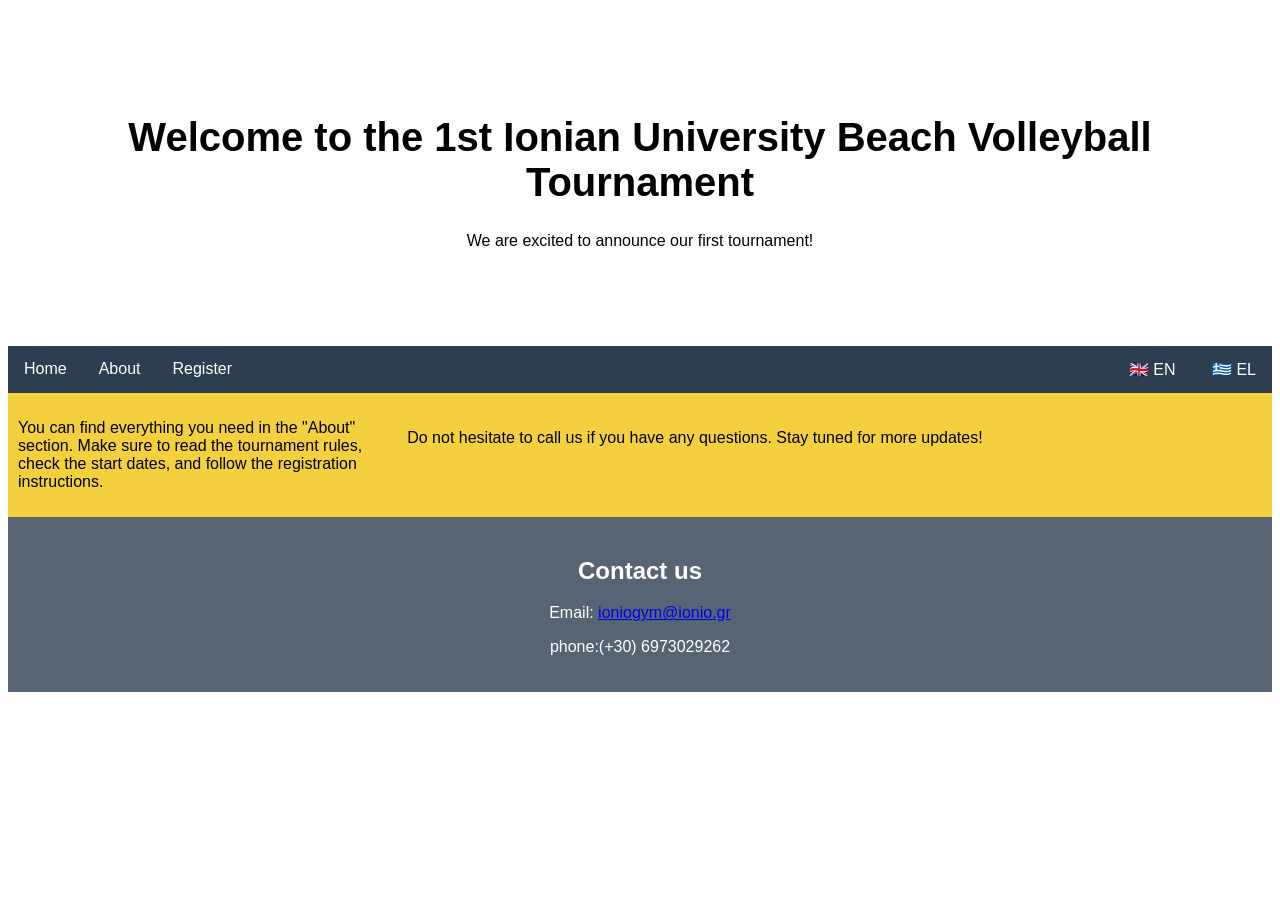
<file: Beach-volleyball-website/Scripts/index.html>
<!DOCTYPE html>
<html lang="en">    
<head>  
<title>Ionian university Beach volley tournament info</title>
<meta charset="UTF-8">
<meta name="viewport" content="width=device-width", initial-scale="1.0">
<link rel="stylesheet" href="style.css">
<script src="languages.js"></script>
</head>
<body>
<div class="header">
    <h1 data-i18n="welcome">Welcome to the 1st Ionian University Beach Volleyball Tournament</h1>
    <p data-i18n="welcome-under-main">We are excited to announce our first tournament!</p>
</div>
<div class="navbar">
    <a href="index.html" data-i18n="home">Home</a>
    <a href="about.html" data-i18n="about">About</a>
    <a href="registration.html" data-i18n="register" class="active">Register</a>
    <div class="navbar-btn" style="float:right">
        <button onclick="setLanguage('en')" class="lang-btn">🇬🇧 EN</button>
        <button onclick="setLanguage('el')" class="lang-btn">🇬🇷 EL</button>
    </div>
</div>

<div class="row">   
    <div class="side">
        <p data-i18n="side-main">Here you can find all the information about the tournament, including rules, schedule, and registration details. Stay tuned for updates and get ready to compete!</p>
    </div>
    <div class="main">
        <p data-i18n="main-main">Before registration, please read the rules and other F.A.Q in the about section, dont hesitate to call us if you want to ask a question.</p>
    </div>
<div class="footer">
    <h2 data-i18n="contact-us">Contact Us</h2>
    <p>Email:
        <a href="mailto:ioniogym@ionio.gr">ioniogym@ionio.gr</a>
    </p>
    <p data-i18n="telephone">phone: (+30) 6973029262</p>
</div>
</body>
</html>
</file>
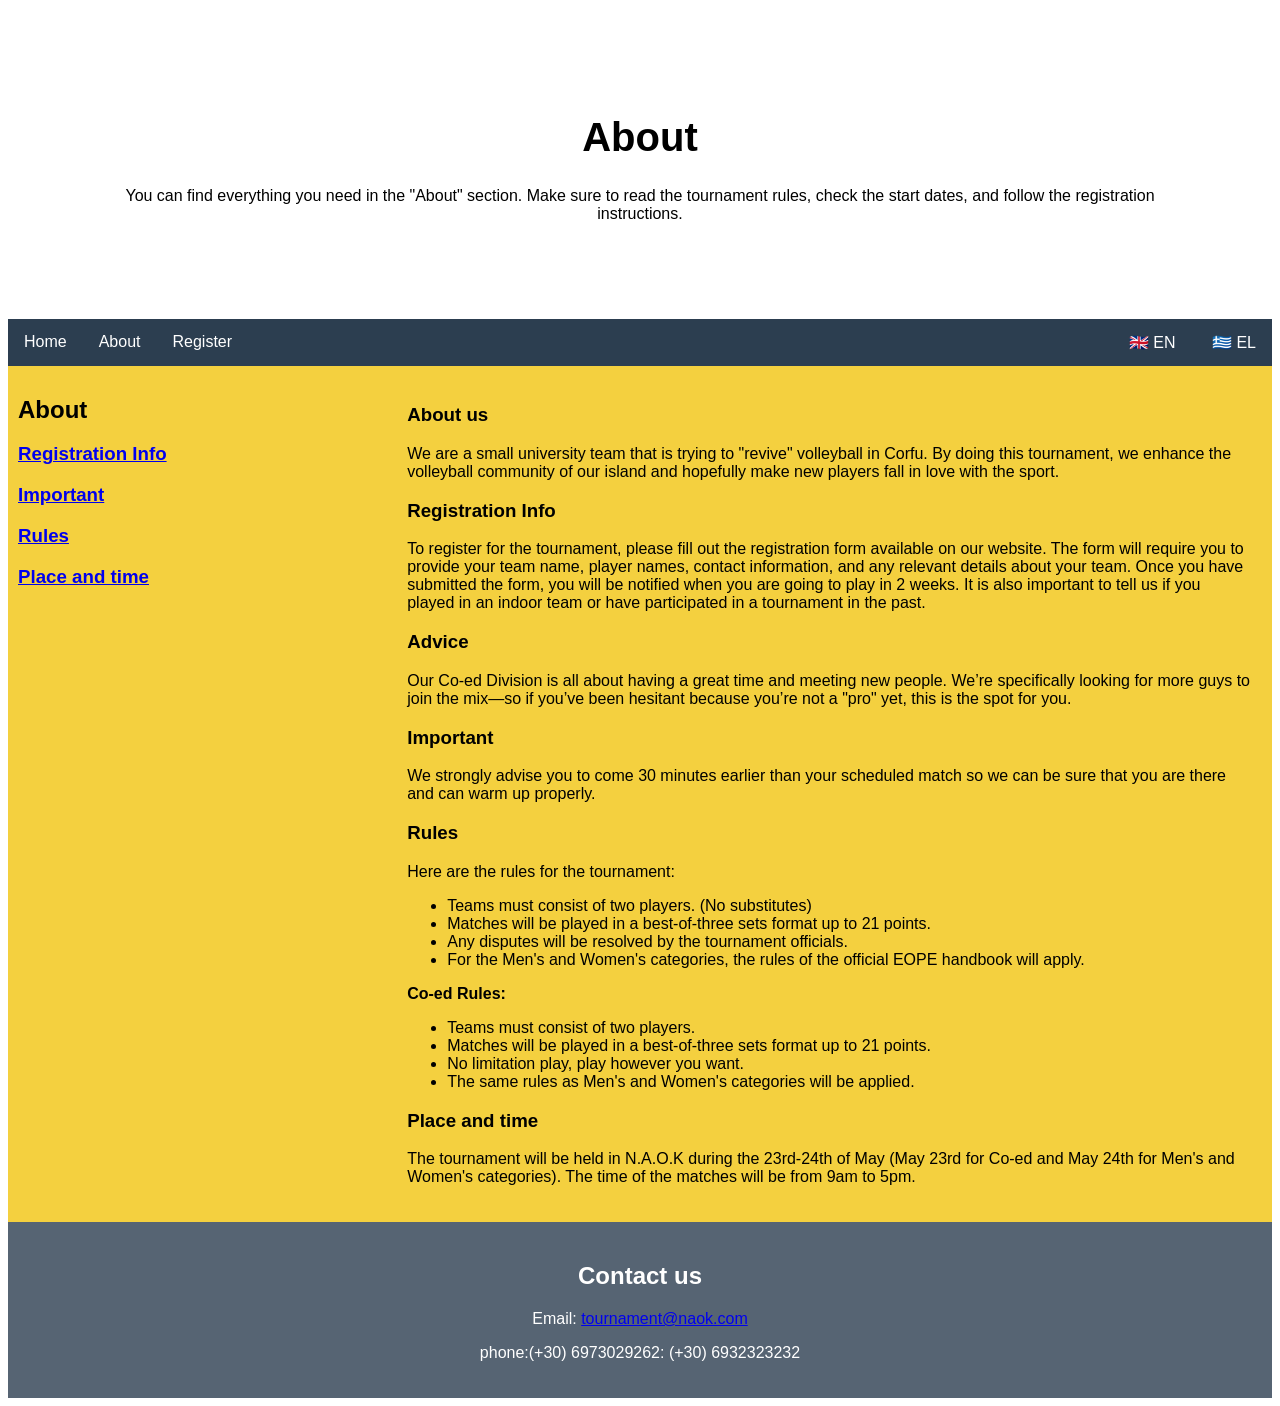
<file: Beach-volleyball-website/Scripts/about.html>
<!DOCTYPE html>
<html lang="en">    
<head>  
    <title>N.A.O.K Beach Volleyball - About</title>
    <meta charset="UTF-8">
    <meta name="viewport" content="width=device-width, initial-scale=1.0">
    <link rel="stylesheet" href="style.css">
    <script src="languages.js"></script>
</head>
<body>
    <div class="header">
        <h1 data-i18n="about">About Section</h1>
        <p data-i18n="side-main">here you are going to find information about the tournament.</p>
    </div>
    <div class="navbar">
        <a href="index.html" data-i18n="home">Home</a>
        <a href="about.html" data-i18n="about">About</a>
        <a href="registration.html" data-i18n="register" class="active">Register</a>
        <div class="navbar-btn" style="float:right">
            <button onclick="setLanguage('en')" class="lang-btn">🇬🇧 EN</button>
            <button onclick="setLanguage('el')" class="lang-btn">🇬🇷 EL</button>
        </div>
    </div>
    <div class="row">
        <div class="side">
            <h2 data-i18n="about">Sections</h2> <!-- Χρησιμοποίησα το 'about' για τον τίτλο Sections αν δεν έχεις ειδικό key -->
            <h3><a href="#registration" data-i18n="reg-info-title">Registration Info</a></h3>
            <h3><a href="#important" data-i18n="important-title">Important</a></h3>
            <h3><a href="#rules" data-i18n="rules-title">Rules</a></h3>
            <h3><a href="#place-time" data-i18n="place-time-title">Place and time</a></h3>
        </div>
        <div class="main">
            <div id="about">
                <h3 data-i18n="about-title">About us</h3>
                <p data-i18n="about-text">We are a small university team that is trying to "revive" volleyball in Corfu. By doing this tournament this enhances the volleyball comunity of our island and hopefully make new players fall in love with the sport.</p>
            </div>
            <div id="registration">
                <h3 data-i18n="reg-info-title">Registration Info</h3>
                <p data-i18n="reg-info-text">To register for the tournament, please fill out the registration form available on our website. The form will require you to provide your team name, player names, contact information, and any relevant details about your team. Once you have submitted the form, you will be notified when you are going to play in 2 weeks. It is also important to tell us if you played in an indoor team or have participated in a tournament in the past</p>
            </div>
            <div id="friendly">
                <h3 data-i18n="advice-title">Advice</h3>
                <p data-i18n="advice-text">Our Co-ed Division is all about having a great time and meeting new people. We’re specifically looking for more guys to join the mix—so if you’ve been hesitant because you’re not a 'pro' yet, this is the spot for you.</p>
            </div>
            <div id="important">
                <h3 data-i18n="important-title">Important</h3>
                <p data-i18n="important-text"><strong>We strongly advice you to come 30 minutes earlier that your sceduled match so we can be sure that you are there and can warmup properly</strong></p>
            </div>
            <div id="rules">
                <h3 data-i18n="rules-title">Rules</h3>
                <p data-i18n="rules-intro"><b>Here are the rules for the tournament:</b></p>
                <ul>
                    <li data-i18n="rule-1">Teams must consist of two players. (No substitute)</li>
                    <li data-i18n="rule-2">Matches will be played in a best-of-three sets format up to 21 points.</li>
                    <li data-i18n="rule-3">Any disputes will be resolved by the tournament officials.</li>
                    <li data-i18n="rule-4">For the Men's and Women's categories, the rules of official EOPE handbook will apply</li>
                </ul>
                <p><b data-i18n="coed-title">Co'ed Rules:</b></p>
                <ul>
                    <li data-i18n="coed-rule-1">Teams must consist of two players (two men two women)</li>
                    <li data-i18n="coed-rule-2">Matches will be played in a best-of-three sets format up to 21 points.</li>
                    <li data-i18n="coed-rule-3">No limitation play, play however you want</li>
                    <li data-i18n="coed-rule-4">The same rules as Men's and Women's categories will be applied</li>
                </ul>
            </div>
            <div id="place-time">
                <h3 data-i18n="place-time-title">Place and time</h3>
                <p data-i18n="place-time-text">The tournament will be held in N.A.O.K during the 23rd-24th of May (May 23rd for Co-ed and May 24th for Men\'s and Women\'s categories). The time of the matches will be from 9am to 5pm.</p>
            </div>
        </div>
    </div>
    <div class="footer">
        <h2 data-i18n="contact-us">Contact Us</h2>
        <p>Email: <a href="mailto:tournament@naok.com">tournament@naok.com</a></p>
        <p><span data-i18n="telephone">phone</span>: (+30) 6932323232</p>
    </div>
</body>
</html>
</file>
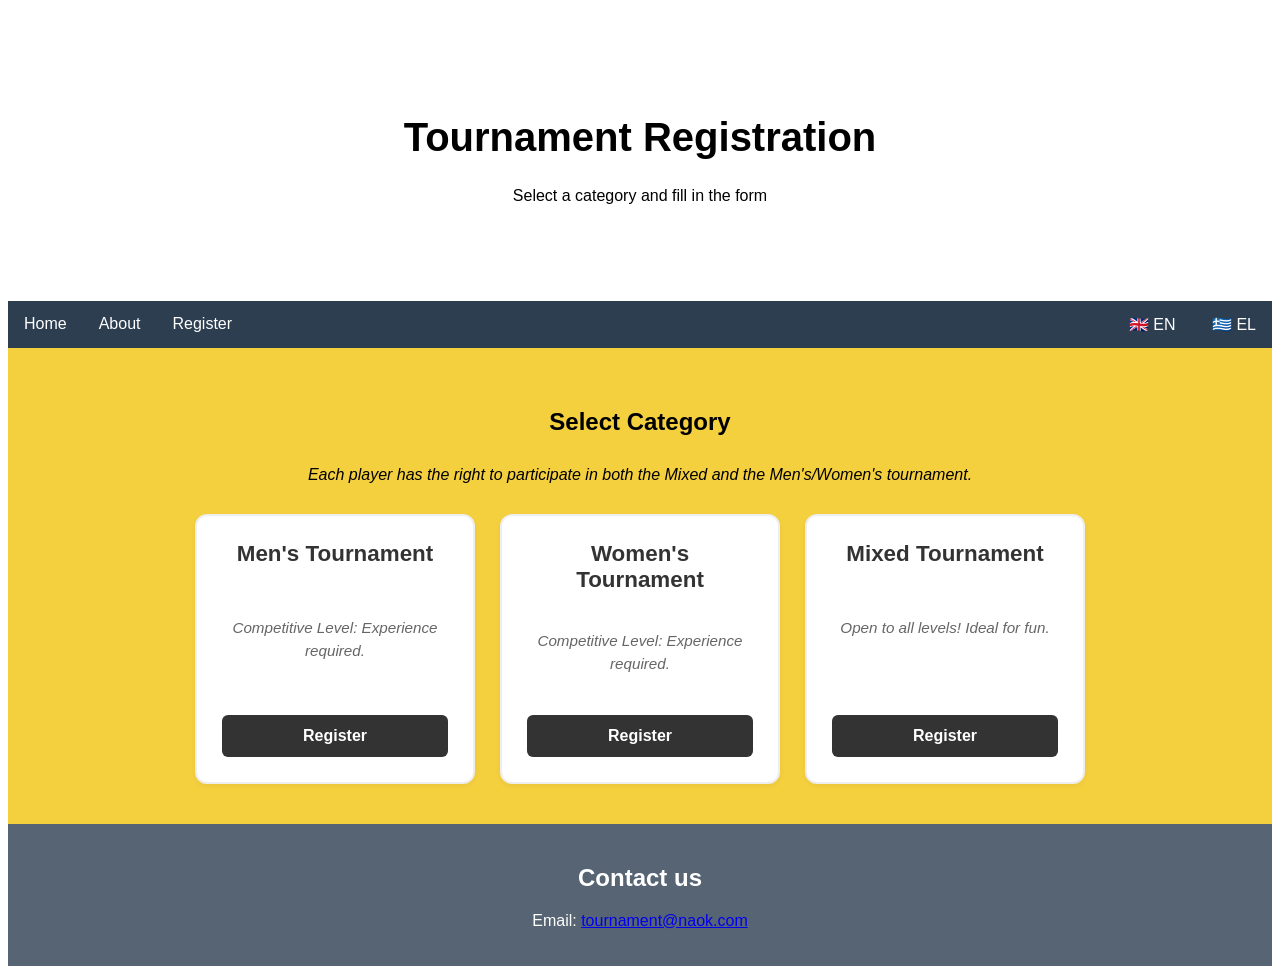
<file: Beach-volleyball-website/Scripts/registration.html>
<!DOCTYPE html>
<html lang="el">    
<head>  
    <title>Registration - N.A.O.K Beach Volley</title>
    <meta charset="UTF-8">
    <meta name="viewport" content="width=device-width, initial-scale=1.0">
    <link rel="stylesheet" href="style.css">
    <script src="languages.js"></script>
</head>
<body>

<div class="header">
    <h1 data-i18n="registration-title">Tournament Registration</h1>
    <p data-i18n="registration-subtitle">Select a category and fill in the form</p>
</div>

<div class="navbar">
    <a href="index.html" data-i18n="home">Home</a>
    <a href="about.html" data-i18n="about">About</a>
    <a href="registration.html" data-i18n="register" class="active">Register</a>
    <div class="navbar-btn" style="float:right">
        <button onclick="setLanguage('en')" class="lang-btn">🇬🇧 EN</button>
        <button onclick="setLanguage('el')" class="lang-btn">🇬🇷 EL</button>
    </div>
</div>

<div class="row">   
    <div class="main-content">
        <h2 data-i18n="select-category" style="text-align:center; margin-bottom: 30px;">Select Category</h2>
        <p class="multi-entry-text" style="text-align:center; margin-bottom: 30px;">
            <i data-i18n="multi-entry-note">Each player has the right to participate in both the Mixed and the Men's/Women's tournament.</i>
        </p>
        
        <div class="registration-container">
            <div class="category-card">
                <h3 data-i18n="cat-mens">Men's Tournament</h3>
                <p class="experience-note" data-i18n="competitive-note">
                    Competitive Level: Experience required.
                </p>
                <a href="https://docs.google.com/forms/d/e/1FAIpQLScS51vMQ1DqhmGgx7JqNQtyIw-w_UyJARcIoU3veo1hCaDTnQ/viewform?usp=dialog" target="_blank" class="reg-button" data-i18n="register-now">Register</a>
            </div>

            <div class="category-card">
                <h3 data-i18n="cat-womens">Women's Tournament</h3>
                <p class="experience-note" data-i18n="competitive-note">
                    Competitive Level: Experience required.
                </p>
                <a href="https://docs.google.com/forms/d/e/1FAIpQLSdIUpEt9l2Mt-S5WctrHejuS7OQ4tbezTvry7h-TGuXCxmwiw/viewform?usp=publish-editor" target="_blank" class="reg-button" data-i18n="register-now">Register</a>
            </div>

            <div class="category-card">
                <h3 data-i18n="cat-mixed">Mixed Tournament</h3>
                <p class="experience-note" data-i18n="fun-note">
                    Open to all levels! Ideal for fun.
                </p>
                <a href="https://docs.google.com/forms/d/e/1FAIpQLSdNuwkr7Sf3QZHl4Gx98Fl0er0NuGcA5Al35qXrplb64uihRQ/viewform?usp=publish-editor" target="_blank" class="reg-button" data-i18n="register-now">Register</a>
            </div>
        </div>
    </div>
</div>

<div class="footer">
    <h2 data-i18n="contact-us">Contact Us</h2>
    <p>Email: <a href="mailto:tournament@naok.com">tournament@naok.com</a></p>
</div>

</body>
</html>
</file>
<file: Beach-volleyball-website/Scripts/style.css>
body {
    font-family: Arial,Helvetica, sansserif;
        background-image: url('https://raw.githubusercontent.com/Tsakumakis/Beach-volleyball-tournament/refs/heads/main/assets/background.jpg');
    background-repeat: no-repeat;
    background-position: center;
    background-attachment: fixed;
    background-size: 100% 100%;
}
.header {
    padding:80px;
    text-align: center;
    color:rgb(0, 0, 0);
    
}

.en:hover, .el:hover {
    background-color: #7EB6D2 !important;
}
.header h1 {
    font-size: 40px;
    text-shadow: 0px 0px 10px rgba(255,255,255,0.8);
}
.navbar{
    overflow:hidden;
    background-color:#2C3E50;
}
.navbar a{
    float:left;
    display:block;
    color:white;
    text-align:center;
    padding:14px 16px;
    text-decoration:none;
}
.navbar a:right{
    float:right;
}
.navbar a:hover{
    background-color:#7EB6D2;
    color:black;
}
.navbar-btn{
    overflow:hidden;
    background-color:#2C3E50
}
.navbar-btn a{
    color:white;
    float:right;
    text-align:center;
    padding:14px 16px;
    text-decoration:none;
    display:block;
}
.navbar-btn:right{
    float:right;
}

*{
    box-sizing: border-box;
}
.row{
    display:flex;
    flex-wrap:wrap;
}
.side{
    flex:30%;
    background-color:#F4D03F;
    padding:10px;
}
.main{
    flex:70%;
    background-color:#F4D03F;
    padding: 20px;
}
.footer{
    padding:20px;
    width:100%;
    text-align:center;
    background-color:rgb(44, 62, 80, 0.8);
    color:white;
}


.main-content {
    flex: 70%; 
    padding: 40px 20px;
    background-color: #F4D03F;
}

.registration-container {
    display: flex;
    justify-content: center;
    align-items: stretch; 
    gap: 25px; 
    flex-wrap: wrap;
    max-width: 1000px;
    margin: 0 auto;
    
}

.category-card {
    background-color: #ffffff;
    border: 2px solid #eee;
    border-radius: 12px;
    padding: 25px;
    width: 280px;
    text-align: center;
    display: flex;
    flex-direction: column;
    justify-content: space-between;
    transition: all 0.3s ease;
    box-shadow: 0 2px 5px rgba(0,0,0,0.05);
}

.category-card:hover {
    transform: translateY(-8px);
    border-color: #7EB6D2;
    box-shadow: 0 10px 20px rgba(0,0,0,0.1);
}

.category-card h3 {
    color: #333;
    margin-top: 0;
    font-size: 1.4rem;
}

.experience-note {
    font-size: 0.95rem;
    color: #666;
    line-height: 1.5;
    margin: 15px 0 25px 0;
    font-style: italic;
    min-height: 60px; 
}

.reg-button {
    background-color: #333;
    color: white;
    padding: 12px 20px;
    text-decoration: none;
    border-radius: 6px;
    font-weight: bold;
    display: block;
    transition: background-color 0.3s ease, color 0.3s ease;
}

.reg-button:hover {
    background-color: #7EB6D2;
    color: #fff;
}

.lang-btn {
    padding: 14px 16px;
    background: none;
    border: none;
    color: white;
    cursor: pointer;
    font-size: 1rem;
    transition: background-color 0.3s;
}

.lang-btn:hover {
    background-color: #7EB6D2;
}

@media screen and (max-width: 600px) {
    .registration-container {
        flex-direction: column;
        align-items: center;
    }
    .category-card {
        width: 90%;
    }
}
</file>
